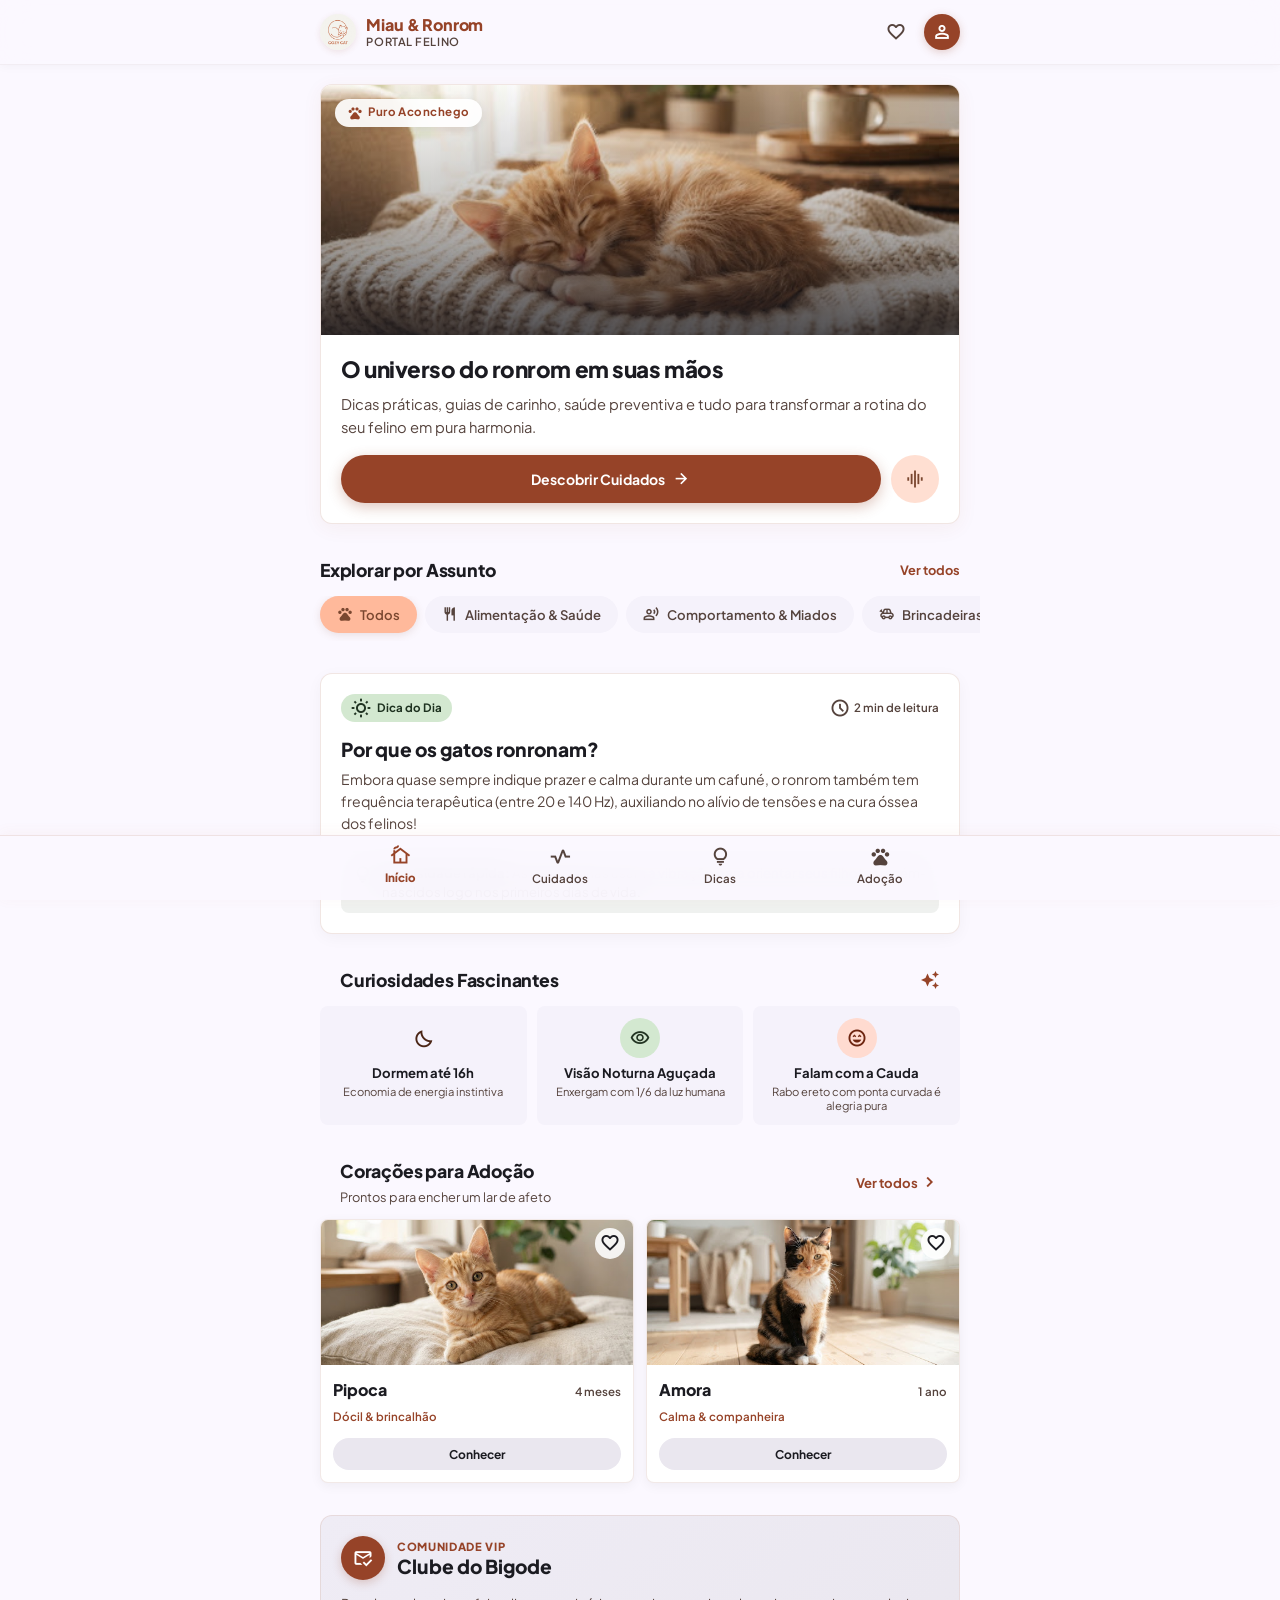
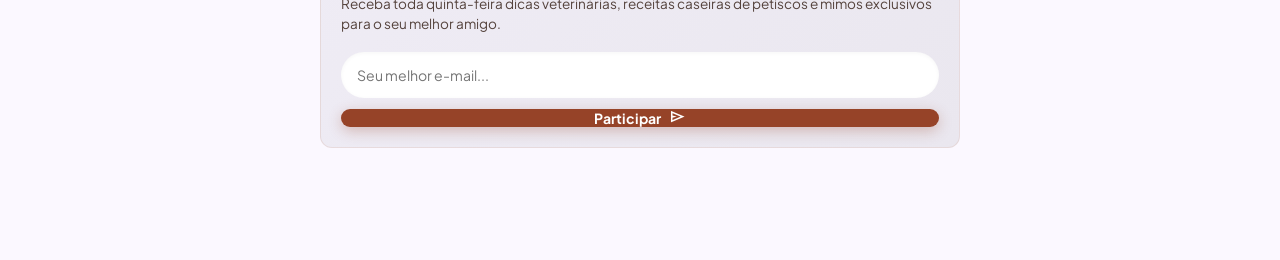
<file: index.html>
<!DOCTYPE html>
<html lang="pt-BR">
<head>
  <meta charset="UTF-8" />
  <!-- Configurações essenciais de viewport para responsividade perfeita no celular -->
  <meta name="viewport" content="width=device-width, initial-scale=1.0, viewport-fit=cover" />
  <title>Miau & Ronrom - Portal Moderno de Gatinhos</title>

  <!-- Fontes personalizadas: Plus Jakarta Sans (corpo/títulos) e Material Symbols Outlined (ícones) -->
  <link rel="preconnect" href="https://fonts.googleapis.com">
  <link rel="preconnect" href="https://fonts.gstatic.com" crossorigin>
  <link href="https://fonts.googleapis.com/css2?family=Plus+Jakarta+Sans:wght@400;500;600;700;800&display=swap" rel="stylesheet">
  <link href="https://fonts.googleapis.com/css2?family=Material+Symbols+Outlined:opsz,wght,FILL,GRAD@20..48,100..700,0..1,-50..200&display=swap" rel="stylesheet">

  <!-- Folhas de estilo: Arquivo principal e folhas modulares de cada componente -->
  <link rel="stylesheet" href="styles.css" />
  <link rel="stylesheet" href="styles/header.css" />
  <link rel="stylesheet" href="styles/hero.css" />
  <link rel="stylesheet" href="styles/categories.css" />
  <link rel="stylesheet" href="styles/buttons.css" />
  <link rel="stylesheet" href="styles/daily-tip.css" />
  <link rel="stylesheet" href="styles/facts.css" />
  <link rel="stylesheet" href="styles/adoption.css" />
  <link rel="stylesheet" href="styles/newsletter.css" />
  <link rel="stylesheet" href="styles/bottom-nav.css" />
</head>
<body>

  <!-- ===================================================================
       CARREGAMENTO DOS COMPONENTES HTML
       Todos os componentes são carregados dinamicamente via JavaScript
       =================================================================== -->

  <!-- Container para o componente de cabeçalho -->
  <div id="header-component"></div>

  <!-- ===================================================================
       CONTEÚDO PRINCIPAL DA PÁGINA (MAIN)
       =================================================================== -->
  <main class="site-main">

    <!-- Container para o componente Hero -->
    <div id="hero-component"></div>

    <!-- Container para o componente de categorias -->
    <div id="categories-component"></div>

    <!-- Container para o componente de dica do dia -->
    <div id="daily-tip-component"></div>

    <!-- Container para o componente de curiosidades -->
    <div id="facts-component"></div>

    <!-- Container para o componente de adoção -->
    <div id="adoption-component"></div>

    <!-- Container para o componente de newsletter -->
    <div id="newsletter-component"></div>

  </main>

  <!-- ===================================================================
       CONTAINER PARA A NAVEGAÇÃO INFERIOR
       =================================================================== -->
  <div id="bottom-nav-component"></div>

  <!-- ===================================================================
       SCRIPT DE INICIALIZAÇÃO DOS COMPONENTES
       =================================================================== -->
  <script type="module" src="script.js"></script>
</body>
</html>
</file>
<file: styles.css>
/* ==========================================================================
   FOLHA DE ESTILOS PRINCIPAL (styles.css)
   --------------------------------------------------------------------------
   Este arquivo centraliza os Tokens de Design, Reset global e estilos base.
   Os estilos específicos de cada componente estão nos arquivos dentro de /styles
   ========================================================================== */

/* --------------------------------------------------------------------------
   1. TOKENS DE DESIGN E VARIÁVEIS CSS
   -------------------------------------------------------------------------- */
:root {
  /* Paleta de Cores M3 Light Theme */
  --color-surface: #fbf8ff;
  --color-surface-container-lowest: #ffffff;
  --color-surface-container-low: #f5f2fb;
  --color-surface-container: #efecf5;
  --color-surface-container-high: #eae7ef;
  --color-surface-container-highest: #e4e1ea;

  --color-primary: #964328;
  --color-primary-container: #b55b3d;
  --color-on-primary: #ffffff;
  --color-on-primary-fixed: #390b00;
  --color-primary-fixed: #ffdbd0;
  --color-primary-fixed-dim: #ffb59e;

  --color-secondary: #865139;
  --color-secondary-container: #ffb99b;
  --color-on-secondary-container: #7a4730;

  --color-tertiary: #4e614d;
  --color-tertiary-container: #667a65;
  --color-on-tertiary-container: #f7fff2;
  --color-tertiary-fixed: #d3e8d0;
  --color-tertiary-fixed-dim: #b7ccb4;

  --color-on-surface: #1b1b21;
  --color-on-surface-variant: #55433d;
  --color-outline: #88726c;
  --color-outline-variant: #dbc1b9;

  --color-error: #ba1a1a;
  --color-error-container: #ffdad6;

  /* Tokens de Espaçamento e Raios */
  --space-xs: 0.375rem;
  --space-sm: 0.75rem;
  --space-md: 1.25rem;
  --space-lg: 2rem;
  --space-xl: 3rem;
  --margin-x: 1.25rem;

  --radius-sm: 0.25rem;
  --radius-md: 0.5rem;
  --radius-lg: 0.75rem;
  --radius-full: 9999px;

  /* Tokens de Tipografia */
  --font-family: 'Plus Jakarta Sans', -apple-system, BlinkMacSystemFont, 'Segoe UI', Roboto, sans-serif;
  --transition-fast: 150ms cubic-bezier(0.4, 0, 0.2, 1);
  --transition-smooth: 250ms cubic-bezier(0.4, 0, 0.2, 1);

  /* Alturas fixas para navegação e header */
  --header-height: 4rem;
  --bottom-nav-height: 4rem;
}

/* --------------------------------------------------------------------------
   2. RESET E ESTILOS BASE GLOBAIS
   -------------------------------------------------------------------------- */
* {
  box-sizing: border-box;
  margin: 0;
  padding: 0;
  -webkit-tap-highlight-color: transparent;
}

html {
  scroll-behavior: smooth;
}

body {
  font-family: var(--font-family);
  background-color: var(--color-surface);
  color: var(--color-on-surface);
  line-height: 1.6;
  overflow-x: hidden;
  padding-bottom: calc(var(--bottom-nav-height) + env(safe-area-inset-bottom, 16px));
}

a {
  text-decoration: none;
  color: inherit;
}

button {
  font-family: inherit;
  cursor: pointer;
  border: none;
  background: none;
  color: inherit;
}

img {
  max-width: 100%;
  display: block;
}

/* Ocultar barra de rolagem em containers horizontais mantendo a funcionalidade */
.no-scrollbar::-webkit-scrollbar {
  display: none;
}
.no-scrollbar {
  -ms-overflow-style: none;
  scrollbar-width: none;
}

/* --------------------------------------------------------------------------
   3. ÍCONES MATERIAL SYMBOLS
   -------------------------------------------------------------------------- */
.material-symbols-outlined {
  font-variation-settings: 'FILL' 0, 'wght' 500, 'GRAD' 0, 'opsz' 24;
  font-size: 1.25rem;
  user-select: none;
  display: inline-flex;
  align-items: center;
  justify-content: center;
}

.text-filled {
  font-variation-settings: 'FILL' 1, 'wght' 500, 'GRAD' 0, 'opsz' 24;
}

/* --------------------------------------------------------------------------
   4. CONTEÚDO PRINCIPAL
   -------------------------------------------------------------------------- */
.site-main {
  max-width: 680px;
  margin: 0 auto;
  padding-top: var(--header-height);
  display: flex;
  flex-direction: column;
}

/* --------------------------------------------------------------------------
   5. ANIMAÇÕES E RESPONSIVIDADE GERAL
   -------------------------------------------------------------------------- */
@keyframes fadeIn {
  from { opacity: 0; transform: translateY(5px); }
  to { opacity: 1; transform: translateY(0); }
}

/* Adaptação para telas maiores (Desktop / Tablet) */
@media (min-width: 640px) {
  .hero-media {
    height: 290px;
  }

  .hero-title {
    font-size: 1.6rem;
  }

  .facts-grid {
    grid-template-columns: repeat(3, 1fr);
  }

  .adoption-grid {
    grid-template-columns: repeat(2, 1fr);
  }

  .newsletter-form {
    flex-direction: row;
  }

  .newsletter-input {
    flex: 1;
  }
}

/* Adaptação para telas muito estreitas (smartphones compactos) */
@media (max-width: 360px) {
  .facts-grid {
    grid-template-columns: 1fr;
  }

  .adoption-grid {
    grid-template-columns: 1fr;
  }
}
</file>
<file: styles/header.css>
/* ==========================================================================
   COMPONENTE: CABEÇALHO (HEADER)
   Estilos do cabeçalho superior fixo com logotipo e ações
   ========================================================================== */

.site-header {
  position: fixed;
  top: 0;
  left: 0;
  width: 100%;
  z-index: 100;
  background: rgba(251, 248, 255, 0.88);
  backdrop-filter: blur(16px);
  -webkit-backdrop-filter: blur(16px);
  border-bottom: 1px solid rgba(136, 114, 108, 0.08);
  box-shadow: 0 1px 10px rgba(0, 0, 0, 0.04);
}

.header-container {
  height: var(--header-height);
  max-width: 680px;
  margin: 0 auto;
  padding: 0 var(--margin-x);
  display: flex;
  align-items: center;
  justify-content: space-between;
}

.brand-wrapper {
  display: flex;
  align-items: center;
  gap: 0.65rem;
}

.brand-logo-box {
  width: 2.25rem;
  height: 2.25rem;
  border-radius: var(--radius-full);
  overflow: hidden;
  background: var(--color-surface-container-low);
  display: flex;
  align-items: center;
  justify-content: center;
  box-shadow: 0 2px 6px rgba(150, 67, 40, 0.12);
}

.brand-logo {
  width: 100%;
  height: 100%;
  object-fit: cover;
}

.brand-texts {
  display: flex;
  flex-direction: column;
  line-height: 1.15;
}

.brand-title {
  font-size: 1rem;
  font-weight: 800;
  color: var(--color-primary);
  letter-spacing: -0.01em;
}

.brand-subtitle {
  font-size: 0.7rem;
  font-weight: 600;
  color: var(--color-on-surface-variant);
  text-transform: uppercase;
  letter-spacing: 0.05em;
}

.header-actions {
  display: flex;
  align-items: center;
  gap: 0.5rem;
}

.icon-btn {
  width: 2.5rem;
  height: 2.5rem;
  border-radius: var(--radius-full);
  display: flex;
  align-items: center;
  justify-content: center;
  color: var(--color-on-surface-variant);
  transition: all var(--transition-fast);
}

.icon-btn:hover {
  background: var(--color-surface-container);
  color: var(--color-primary);
}

.user-avatar {
  width: 2.25rem;
  height: 2.25rem;
  border-radius: var(--radius-full);
  background: var(--color-primary);
  color: var(--color-on-primary);
  display: flex;
  align-items: center;
  justify-content: center;
  font-size: 1.1rem;
  box-shadow: 0 2px 8px rgba(150, 67, 40, 0.25);
}
</file>
<file: styles/hero.css>
/* ==========================================================================
   COMPONENTE: HERO SECTION
   Estilos da seção principal de destaque com imagem e botões de ação
   ========================================================================== */

.hero-section {
  padding: var(--space-md) var(--margin-x) var(--space-lg);
}

.hero-card {
  background: var(--color-surface-container-lowest);
  border-radius: var(--radius-lg);
  overflow: hidden;
  box-shadow: 0 4px 20px rgba(150, 67, 40, 0.06);
  border: 1px solid rgba(219, 193, 185, 0.4);
}

.hero-media {
  position: relative;
  height: 250px;
  width: 100%;
  overflow: hidden;
}

.hero-image {
  width: 100%;
  height: 100%;
  object-fit: cover;
  object-position: center;
  transition: transform 0.6s cubic-bezier(0.25, 1, 0.5, 1);
}

.hero-media:hover .hero-image {
  transform: scale(1.04);
}

.hero-overlay-gradient {
  position: absolute;
  inset: 0;
  background: linear-gradient(to top, rgba(27, 27, 33, 0.75) 0%, rgba(27, 27, 33, 0.25) 50%, transparent 100%);
  pointer-events: none;
}

.hero-badge {
  position: absolute;
  top: 0.85rem;
  left: 0.85rem;
  background: rgba(255, 255, 255, 0.92);
  backdrop-filter: blur(10px);
  padding: 0.3rem 0.75rem;
  border-radius: var(--radius-full);
  display: flex;
  align-items: center;
  gap: 0.35rem;
  box-shadow: 0 2px 8px rgba(0, 0, 0, 0.08);
}

.badge-icon {
  font-size: 1rem;
  color: var(--color-primary);
  font-variation-settings: 'FILL' 1;
}

.badge-text {
  font-size: 0.72rem;
  font-weight: 700;
  color: var(--color-primary);
  letter-spacing: 0.04em;
}

.hero-content {
  padding: var(--space-md);
  display: flex;
  flex-direction: column;
  gap: 0.65rem;
}

.hero-title {
  font-size: 1.4rem;
  font-weight: 800;
  color: var(--color-on-surface);
  letter-spacing: -0.02em;
  line-height: 1.25;
}

.hero-description {
  font-size: 0.92rem;
  color: var(--color-on-surface-variant);
  line-height: 1.55;
}

.hero-buttons {
  display: flex;
  align-items: center;
  gap: 0.65rem;
  margin-top: 0.35rem;
}

.btn-icon {
  font-size: 1.05rem;
}
</file>
<file: styles/categories.css>
/* ==========================================================================
   COMPONENTE: CATEGORIAS / CHIPS
   Estilos dos botões de filtro horizontais por assunto
   ========================================================================== */

.categories-section {
  margin-bottom: var(--space-lg);
}

.section-header-row {
  padding: 0 var(--margin-x);
  display: flex;
  align-items: center;
  justify-content: space-between;
  margin-bottom: 0.75rem;
}

.section-title {
  font-size: 1.1rem;
  font-weight: 800;
  color: var(--color-on-surface);
  letter-spacing: -0.01em;
}

.section-subtitle {
  font-size: 0.8rem;
  color: var(--color-on-surface-variant);
  margin-top: 0.1rem;
}

.see-all-link {
  font-size: 0.8rem;
  font-weight: 700;
  color: var(--color-primary);
  cursor: pointer;
}

.see-all-link.with-icon {
  display: inline-flex;
  align-items: center;
  gap: 0.1rem;
  font-size: 0.82rem;
}

.chips-container {
  display: flex;
  gap: 0.5rem;
  padding: 0 var(--margin-x) 0.5rem;
  overflow-x: auto;
}

.chip {
  flex-shrink: 0;
  display: inline-flex;
  align-items: center;
  gap: 0.45rem;
  padding: 0.55rem 1rem;
  border-radius: var(--radius-full);
  font-size: 0.82rem;
  font-weight: 600;
  transition: all var(--transition-fast);
  background: var(--color-surface-container-low);
  color: var(--color-on-surface-variant);
  border: 1px solid transparent;
}

.chip:hover {
  background: var(--color-surface-container);
}

.chip.active {
  background: var(--color-secondary-container);
  color: var(--color-on-secondary-container);
  box-shadow: 0 2px 8px rgba(134, 81, 57, 0.15);
}

.chip-icon {
  font-size: 1rem;
}
</file>
<file: styles/buttons.css>
/* ==========================================================================
   COMPONENTE: BOTÕES COMPARTILHADOS
   Estilos gerais de botões primários e secundários
   ========================================================================== */

.btn {
  display: inline-flex;
  align-items: center;
  justify-content: center;
  gap: 0.5rem;
  font-weight: 700;
  font-size: 0.875rem;
  border-radius: var(--radius-full);
  transition: all var(--transition-fast);
  user-select: none;
}

.btn-primary {
  flex: 1;
  height: 3rem;
  background: var(--color-primary);
  color: var(--color-on-primary);
  box-shadow: 0 4px 14px rgba(150, 67, 40, 0.3);
}

.btn-primary:hover {
  background: var(--color-primary-container);
  transform: translateY(-1px);
}

.btn-primary:active {
  transform: scale(0.98);
}

.btn-round-secondary {
  width: 3rem;
  height: 3rem;
  border-radius: var(--radius-full);
  background: rgba(255, 185, 155, 0.45);
  color: var(--color-on-secondary-container);
  display: flex;
  align-items: center;
  justify-content: center;
  transition: all var(--transition-fast);
}

.btn-round-secondary:hover {
  background: var(--color-secondary-container);
}

.btn-round-secondary:active {
  transform: scale(0.95);
}
</file>
<file: styles/daily-tip.css>
/* ==========================================================================
   COMPONENTE: DICA DO DIA (DAILY TIP)
   Estilos do cartão informativo diário com destaque visual
   ========================================================================== */

.daily-tip-section {
  padding: 0 var(--margin-x) var(--space-lg);
}

.tip-card {
  background: var(--color-surface-container-lowest);
  border-radius: var(--radius-lg);
  padding: var(--space-md);
  box-shadow: 0 4px 16px rgba(0, 0, 0, 0.04);
  border: 1px solid rgba(219, 193, 185, 0.4);
  display: flex;
  flex-direction: column;
  gap: 0.75rem;
}

.tip-card-header {
  display: flex;
  align-items: center;
  justify-content: space-between;
}

.tip-badge {
  display: inline-flex;
  align-items: center;
  gap: 0.35rem;
  padding: 0.25rem 0.65rem;
  border-radius: var(--radius-full);
  background: var(--color-tertiary-fixed);
  color: #1e3220;
  font-size: 0.72rem;
  font-weight: 700;
}

.tip-read-time {
  display: inline-flex;
  align-items: center;
  gap: 0.25rem;
  font-size: 0.72rem;
  font-weight: 600;
  color: var(--color-on-surface-variant);
}

.tip-text-box {
  display: flex;
  flex-direction: column;
  gap: 0.3rem;
}

.tip-title {
  font-size: 1.2rem;
  font-weight: 800;
  color: var(--color-on-surface);
}

.tip-description {
  font-size: 0.88rem;
  color: var(--color-on-surface-variant);
  line-height: 1.55;
}

.tip-highlight-box {
  margin-top: 0.25rem;
  padding: 0.75rem;
  background: rgba(78, 97, 77, 0.09);
  border-radius: var(--radius-md);
  display: flex;
  align-items: flex-start;
  gap: 0.6rem;
}

.highlight-icon {
  color: var(--color-tertiary);
  font-size: 1.2rem;
  flex-shrink: 0;
  margin-top: 0.15rem;
}

.highlight-text {
  font-size: 0.82rem;
  color: var(--color-on-surface-variant);
  line-height: 1.45;
}

.highlight-text strong {
  color: var(--color-on-surface);
  font-weight: 700;
}
</file>
<file: styles/facts.css>
/* ==========================================================================
   COMPONENTE: CURIOSIDADES FASCINANTES (FACTS)
   Estilos dos cards informativos de curiosidades sobre gatos
   ========================================================================== */

.facts-section {
  padding: 0 var(--margin-x) var(--space-lg);
}

.section-deco-icon {
  font-size: 1.25rem;
  color: var(--color-primary);
  font-variation-settings: 'FILL' 1;
}

.facts-grid {
  display: grid;
  grid-template-columns: repeat(3, 1fr);
  gap: 0.6rem;
}

.fact-item {
  background: var(--color-surface-container-low);
  border-radius: var(--radius-md);
  padding: 0.75rem;
  display: flex;
  flex-direction: column;
  align-items: center;
  text-align: center;
  gap: 0.45rem;
  transition: transform var(--transition-fast), box-shadow var(--transition-fast);
}

.fact-item:hover {
  transform: translateY(-2px);
  box-shadow: 0 4px 12px rgba(0, 0, 0, 0.05);
}

.fact-icon-box {
  width: 2.5rem;
  height: 2.5rem;
  border-radius: var(--radius-full);
  display: flex;
  align-items: center;
  justify-content: center;
  font-size: 1.25rem;
}

.fact-bg-1 {
  background: var(--color-secondary-fixed);
  color: #4a2515;
}

.fact-bg-2 {
  background: var(--color-tertiary-fixed);
  color: #233523;
}

.fact-bg-3 {
  background: var(--color-primary-fixed);
  color: #6e2510;
}

.fact-info {
  display: flex;
  flex-direction: column;
}

.fact-title {
  font-size: 0.82rem;
  font-weight: 700;
  color: var(--color-on-surface);
  line-height: 1.25;
}

.fact-subtitle {
  font-size: 0.7rem;
  color: var(--color-on-surface-variant);
  margin-top: 0.15rem;
  line-height: 1.3;
}
</file>
<file: styles/adoption.css>
/* ==========================================================================
   COMPONENTE: ADOÇÃO (ADOPTION CARDS)
   Estilos dos cards de gatinhos disponíveis para adoção
   ========================================================================== */

.adoption-section {
  padding: 0 var(--margin-x) var(--space-lg);
}

.adoption-heading {
  display: flex;
  flex-direction: column;
}

.adoption-grid {
  display: grid;
  grid-template-columns: repeat(2, 1fr);
  gap: 0.75rem;
}

.cat-card {
  background: var(--color-surface-container-lowest);
  border-radius: var(--radius-md);
  overflow: hidden;
  box-shadow: 0 3px 12px rgba(0, 0, 0, 0.05);
  border: 1px solid rgba(219, 193, 185, 0.35);
  display: flex;
  flex-direction: column;
  transition: transform var(--transition-smooth), box-shadow var(--transition-smooth);
}

.cat-card:hover {
  transform: translateY(-3px);
  box-shadow: 0 8px 20px rgba(150, 67, 40, 0.12);
}

.cat-card-media {
  position: relative;
  height: 145px;
  width: 100%;
  overflow: hidden;
  background: var(--color-surface-container);
}

.cat-card-img {
  width: 100%;
  height: 100%;
  object-fit: cover;
  transition: transform 0.5s cubic-bezier(0.25, 1, 0.5, 1);
}

.cat-card:hover .cat-card-img {
  transform: scale(1.06);
}

.fav-btn {
  position: absolute;
  top: 0.5rem;
  right: 0.5rem;
  width: 1.9rem;
  height: 1.9rem;
  border-radius: var(--radius-full);
  background: rgba(255, 255, 255, 0.88);
  backdrop-filter: blur(8px);
  color: var(--color-on-surface);
  display: flex;
  align-items: center;
  justify-content: center;
  font-size: 1rem;
  transition: all var(--transition-fast);
}

.fav-btn:hover {
  color: var(--color-error);
  transform: scale(1.1);
}

.fav-btn.active {
  color: var(--color-error);
  font-variation-settings: 'FILL' 1;
}

.cat-card-body {
  padding: 0.75rem;
  display: flex;
  flex-direction: column;
  gap: 0.3rem;
}

.cat-card-title-row {
  display: flex;
  align-items: baseline;
  justify-content: space-between;
}

.cat-name {
  font-size: 1rem;
  font-weight: 800;
  color: var(--color-on-surface);
}

.cat-age {
  font-size: 0.72rem;
  font-weight: 600;
  color: var(--color-on-surface-variant);
}

.cat-tag {
  font-size: 0.72rem;
  font-weight: 600;
  color: var(--color-primary);
}

.btn-know-cat {
  margin-top: 0.45rem;
  width: 100%;
  height: 2rem;
  border-radius: var(--radius-full);
  background: var(--color-surface-container-high);
  color: var(--color-on-surface);
  font-size: 0.75rem;
  font-weight: 700;
  transition: all var(--transition-fast);
}

.btn-know-cat:hover {
  background: var(--color-primary);
  color: var(--color-on-primary);
}
</file>
<file: styles/newsletter.css>
/* ==========================================================================
   COMPONENTE: NEWSLETTER / CLUBE DO BIGODE
   Estilos do cartão de inscrição e formulário de e-mail
   ========================================================================== */

.newsletter-section {
  padding: 0 var(--margin-x) var(--space-xl);
}

.newsletter-card {
  background: linear-gradient(135deg, var(--color-surface-container) 0%, var(--color-surface-container-high) 100%);
  border-radius: var(--radius-lg);
  padding: var(--space-md);
  display: flex;
  flex-direction: column;
  gap: 0.85rem;
  border: 1px solid rgba(219, 193, 185, 0.4);
}

.newsletter-header {
  display: flex;
  align-items: center;
  gap: 0.75rem;
}

.newsletter-icon-box {
  width: 2.75rem;
  height: 2.75rem;
  border-radius: var(--radius-full);
  background: var(--color-primary);
  color: var(--color-on-primary);
  display: flex;
  align-items: center;
  justify-content: center;
  font-size: 1.35rem;
  box-shadow: 0 3px 10px rgba(150, 67, 40, 0.25);
}

.newsletter-title-box {
  display: flex;
  flex-direction: column;
}

.newsletter-eyebrow {
  font-size: 0.7rem;
  font-weight: 800;
  color: var(--color-primary);
  text-transform: uppercase;
  letter-spacing: 0.06em;
}

.newsletter-title {
  font-size: 1.2rem;
  font-weight: 800;
  color: var(--color-on-surface);
  line-height: 1.2;
}

.newsletter-description {
  font-size: 0.85rem;
  color: var(--color-on-surface-variant);
  line-height: 1.5;
}

.newsletter-form {
  display: flex;
  flex-direction: column;
  gap: 0.65rem;
  margin-top: 0.25rem;
}

.newsletter-input {
  width: 100%;
  height: 2.9rem;
  padding: 0 1rem;
  border-radius: var(--radius-full);
  border: none;
  background: var(--color-surface-container-lowest);
  color: var(--color-on-surface);
  font-family: inherit;
  font-size: 0.88rem;
  box-shadow: inset 0 1px 4px rgba(0, 0, 0, 0.04);
  transition: box-shadow var(--transition-fast);
}

.newsletter-input:focus {
  outline: none;
  box-shadow: 0 0 0 2px rgba(150, 67, 40, 0.45);
}

.newsletter-btn {
  height: 2.9rem;
  width: 100%;
}

/* Feedback de sucesso do formulário */
.newsletter-feedback {
  padding: 0.75rem;
  border-radius: var(--radius-md);
  background: rgba(78, 97, 77, 0.18);
  color: var(--color-tertiary);
  display: flex;
  align-items: center;
  gap: 0.5rem;
  font-size: 0.82rem;
  font-weight: 600;
  animation: fadeIn 0.3s ease forwards;
}

.feedback-icon {
  font-size: 1.1rem;
  color: var(--color-tertiary);
}

.hidden {
  display: none !important;
}
</file>
<file: styles/bottom-nav.css>
/* ==========================================================================
   COMPONENTE: NAVEGAÇÃO INFERIOR (BOTTOM NAV)
   Estilos da barra de navegação fixa na parte inferior da tela
   ========================================================================== */

.bottom-nav {
  position: fixed;
  bottom: 0;
  left: 0;
  width: 100%;
  z-index: 100;
  background: rgba(251, 248, 255, 0.92);
  backdrop-filter: blur(16px);
  -webkit-backdrop-filter: blur(16px);
  border-top: 1px solid rgba(219, 193, 185, 0.4);
  box-shadow: 0 -2px 14px rgba(200, 106, 75, 0.05);
  padding-bottom: env(safe-area-inset-bottom, 0px);
}

.bottom-nav-inner {
  max-width: 680px;
  margin: 0 auto;
  height: var(--bottom-nav-height);
  display: flex;
  justify-content: space-around;
  align-items: center;
  padding: 0 var(--margin-x);
}

.nav-item {
  display: flex;
  flex-direction: column;
  align-items: center;
  justify-content: center;
  min-width: 3.5rem;
  min-height: 2.75rem;
  gap: 0.15rem;
  color: var(--color-on-surface-variant);
  font-size: 0.72rem;
  font-weight: 600;
  transition: color var(--transition-fast), transform var(--transition-fast);
}

.nav-item .material-symbols-outlined {
  font-size: 1.3rem;
}

.nav-item:hover {
  color: var(--color-on-surface);
}

.nav-item.active {
  color: var(--color-primary);
  font-weight: 800;
  transform: translateY(-1px);
}
</file>
